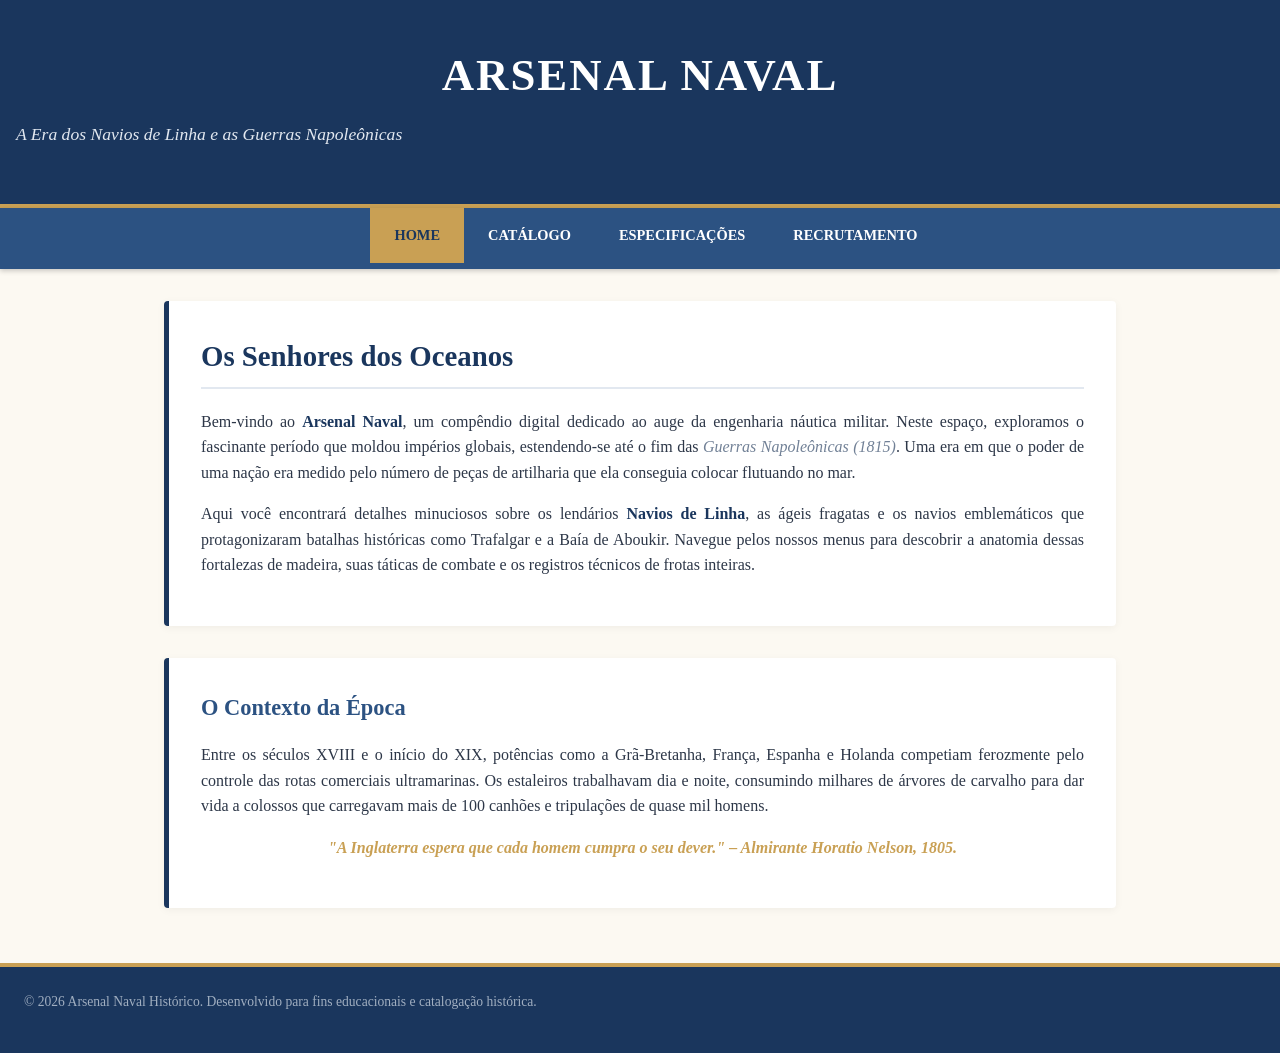
<file: index.html>
<!DOCTYPE html>
<html lang="pt-BR">
<head>
    <meta charset="UTF-8">
    <meta name="viewport" content="width=device-width, initial-scale=1.0">
    <title>Arsenal Naval - Grandes Navios da História</title>
    <!-- Vinculação do CSS Externo Requisitado -->
    <link rel="stylesheet" href="style.css">
</head>
<body>

    <!-- Cabeçalho Principal do Site -->
    <header>
        <h1>Arsenal Naval</h1>
        <p>A Era dos Navios de Linha e as Guerras Napoleônicas</p>
    </header>

    <!-- Menu de Navegação Global -->
    <nav>
        <ul>
            <li><a href="index.html" class="active">Home</a></li>
            <li><a href="conteudo.html">Catálogo</a></li>
            <li><a href="dados.html">Especificações</a></li>
            <li><a href="cadastro.html">Recrutamento</a></li>
        </ul>
    </nav>

    <!-- Conteúdo Principal da Página -->
    <main>
        <section>
            <h2>Os Senhores dos Oceanos</h2>
            <p>
                Bem-vindo ao <strong>Arsenal Naval</strong>, um compêndio digital dedicado ao auge da engenharia náutica militar. 
                Neste espaço, exploramos o fascinante período que moldou impérios globais, estendendo-se até o fim das 
                <em>Guerras Napoleônicas (1815)</em>. Uma era em que o poder de uma nação era medido pelo número de peças de 
                artilharia que ela conseguia colocar flutuando no mar.
            </p>
            <p>
                Aqui você encontrará detalhes minuciosos sobre os lendários <strong>Navios de Linha</strong>, as ágeis fragatas 
                e os navios emblemáticos que protagonizaram batalhas históricas como Trafalgar e a Baía de Aboukir. Navegue 
                pelos nossos menus para descobrir a anatomia dessas fortalezas de madeira, suas táticas de combate e os registros 
                técnicos de frotas inteiras.
            </p>
        </section>

        <!-- Seção de Destaque Histórico -->
        <section class="destaque-home">
            <h3>O Contexto da Época</h3>
            <p>
                Entre os séculos XVIII e o início do XIX, potências como a Grã-Bretanha, França, Espanha e Holanda competiam 
                ferozmente pelo controle das rotas comerciais ultramarinas. Os estaleiros trabalhavam dia e noite, consumindo 
                milhares de árvores de carvalho para dar vida a colossos que carregavam mais de 100 canhões e tripulações de 
                quase mil homens.
            </p>
            <!-- Aplicação de Estilo Inline Exigido pelos Requisitos Técnicos -->
            <p style="color: #c9a054; font-weight: bold; text-align: center; font-style: italic;">
                "A Inglaterra espera que cada homem cumpra o seu dever." – Almirante Horatio Nelson, 1805.
            </p>
        </section>
    </main>

    <!-- Rodapé Semântico -->
    <footer>
        <p>&copy; 2026 Arsenal Naval Histórico. Desenvolvido para fins educacionais e catalogação histórica.</p>
    </footer>

</body>
</html>
</file>
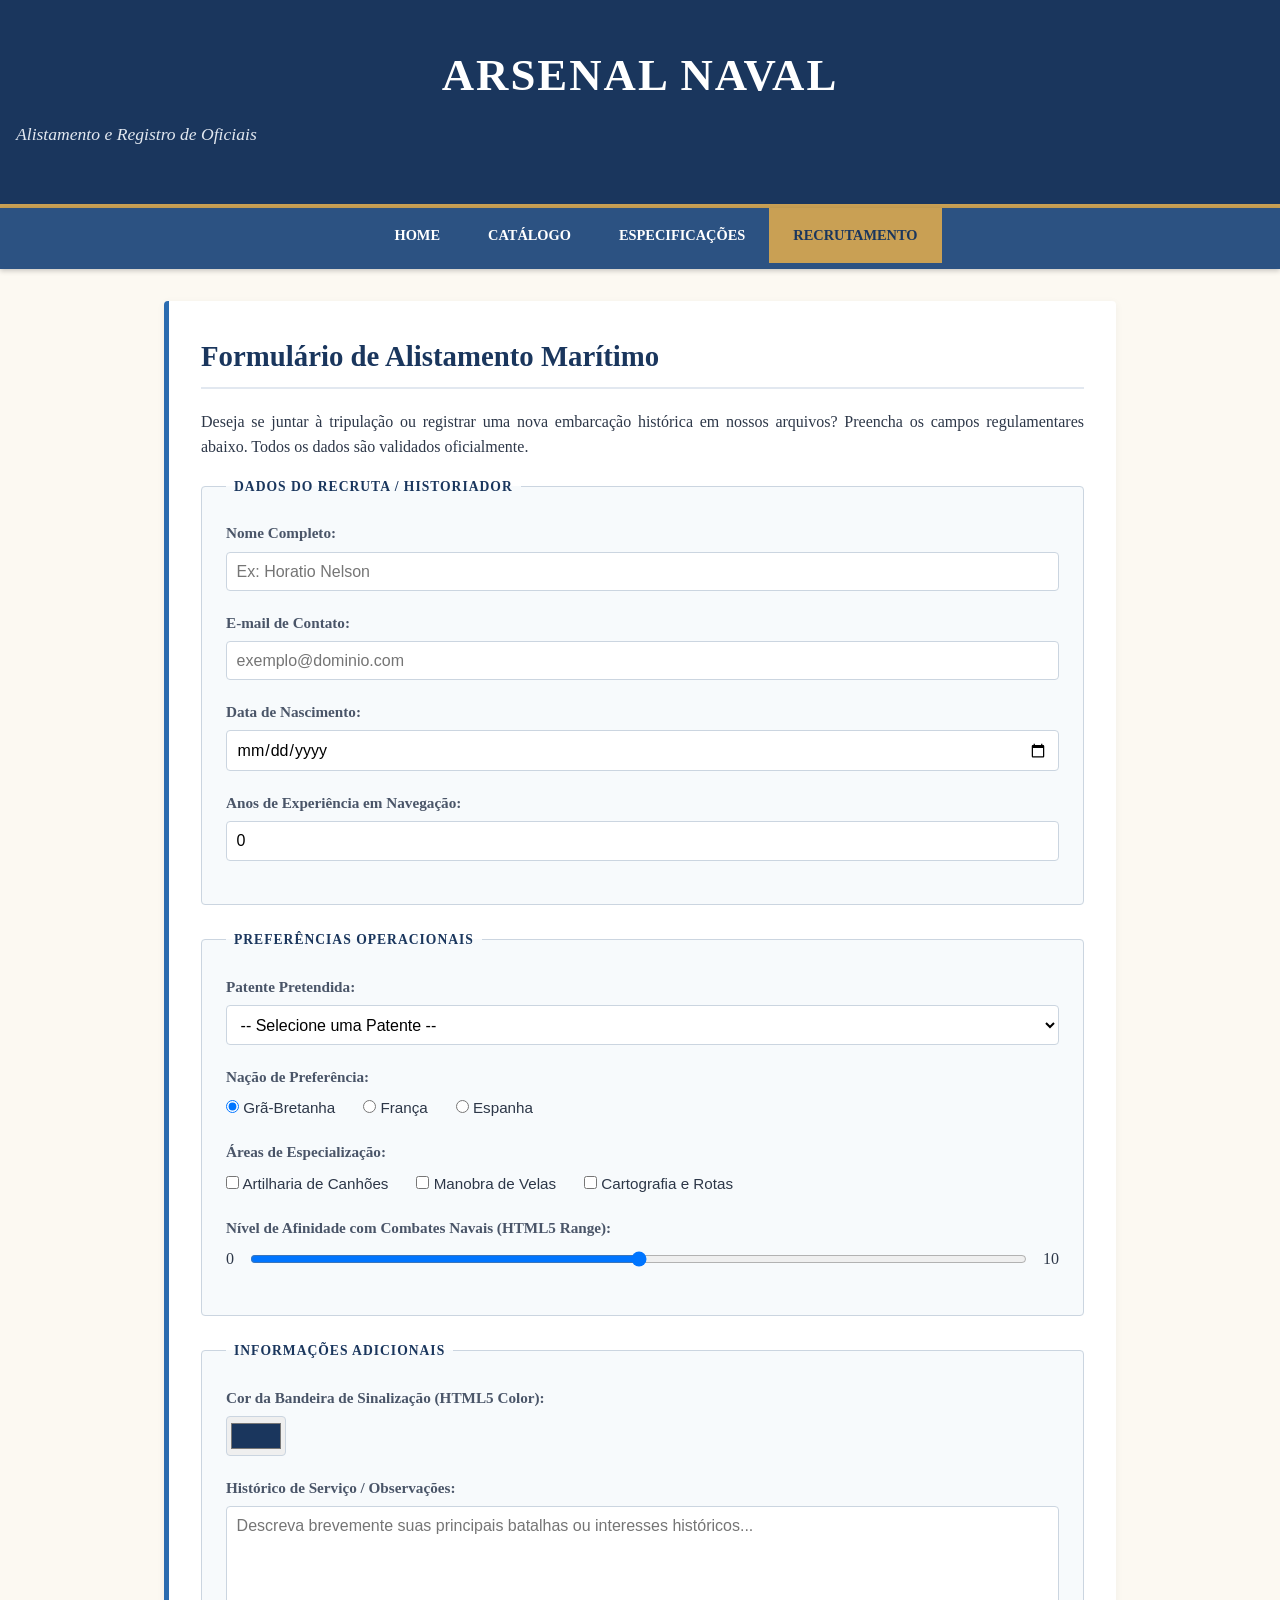
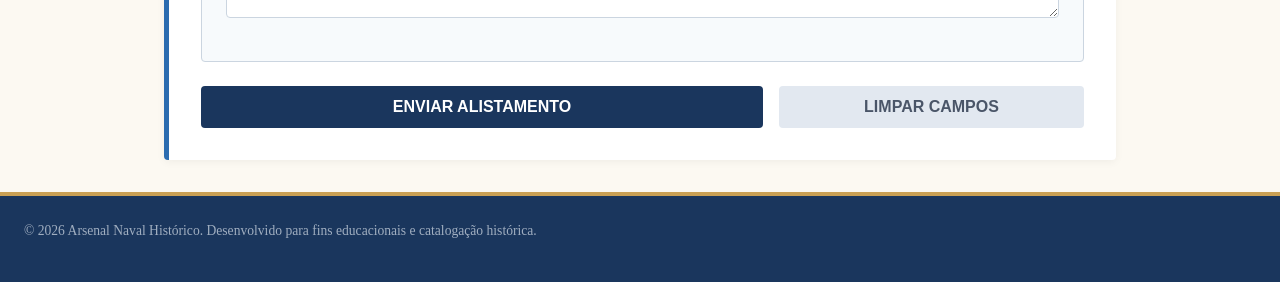
<file: cadastro.html>
<!DOCTYPE html>
<html lang="pt-BR">
<head>
    <meta charset="UTF-8">
    <meta name="viewport" content="width=device-width, initial-scale=1.0">
    <title>Alistamento de Tripulação - Arsenal Naval</title>
    <link rel="stylesheet" href="style.css">
</head>
<body>

    <!-- Cabeçalho Principal -->
    <header>
        <h1>Arsenal Naval</h1>
        <p>Alistamento e Registro de Oficiais</p>
    </header>

    <!-- Menu de Navegação Global -->
    <nav>
        <ul>
            <li><a href="index.html">Home</a></li>
            <li><a href="conteudo.html">Catálogo</a></li>
            <li><a href="dados.html">Especificações</a></li>
            <li><a href="cadastro.html" class="active">Recrutamento</a></li>
        </ul>
    </nav>

    <!-- Conteúdo Principal -->
    <main>
        <section class="formulario-container">
            <h2>Formulário de Alistamento Marítimo</h2>
            <p>
                Deseja se juntar à tripulação ou registrar uma nova embarcação histórica em nossos arquivos? 
                Preencha os campos regulamentares abaixo. Todos os dados são validados oficialmente.
            </p>

            <!-- Formulário com ID para manipulação via JavaScript -->
            <form id="formAlistamento" method="POST" action="#">
                
                <!-- Grupo 1: Dados Pessoais (Inputs Clássicos e HTML5) -->
                <fieldset>
                    <legend>Dados do Recruta / Historiador</legend>
                    
                    <div class="campo">
                        <label for="nome">Nome Completo:</label>
                        <input type="text" id="nome" name="nome" required minlength="3" placeholder="Ex: Horatio Nelson">
                    </div>

                    <div class="campo">
                        <label for="email">E-mail de Contato:</label>
                        <input type="email" id="email" name="email" required placeholder="exemplo@dominio.com">
                    </div>

                    <div class="campo">
                        <label for="nascimento">Data de Nascimento:</label>
                        <input type="date" id="nascimento" name="nascimento" required>
                    </div>

                    <div class="campo">
                        <label for="experiencia">Anos de Experiência em Navegação:</label>
                        <input type="number" id="experiencia" name="experiencia" min="0" max="60" value="0">
                    </div>
                </fieldset>

                <!-- Grupo 2: Preferências de Serviço (Radio, Checkbox, Select e Range) -->
                <fieldset>
                    <legend>Preferências Operacionais</legend>

                    <div class="campo">
                        <label for="patente">Patente Pretendida:</label>
                        <select id="patente" name="patente" required>
                            <option value="">-- Selecione uma Patente --</option>
                            <option value="almirante">Almirante da Frota</option>
                            <option value="capitao">Capitão de Mar e Guerra</option>
                            <option value="tenente">Primeiro-Tenente</option>
                            <option value="marujo">Marujo Combatente</option>
                        </select>
                    </div>

                    <div class="campo-linha">
                        <span class="label-falsa">Nação de Preferência:</span>
                        <label><input type="radio" name="nacao" value="gra-bretanha" checked> Grã-Bretanha</label>
                        <label><input type="radio" name="nacao" value="franca"> França</label>
                        <label><input type="radio" name="nacao" value="espanha"> Espanha</label>
                    </div>

                    <div class="campo-linha">
                        <span class="label-falsa">Áreas de Especialização:</span>
                        <label><input type="checkbox" name="especialidade" value="artilharia"> Artilharia de Canhões</label>
                        <label><input type="checkbox" name="especialidade" value="manobra"> Manobra de Velas</label>
                        <label><input type="checkbox" name="especialidade" value="cartografia"> Cartografia e Rotas</label>
                    </div>

                    <div class="campo">
                        <label for="afinidade">Nível de Afinidade com Combates Navais (HTML5 Range):</label>
                        <div class="range-container">
                            <span>0</span>
                            <input type="range" id="afinidade" name="afinidade" min="0" max="10" value="5">
                            <span>10</span>
                        </div>
                    </div>
                </fieldset>

                <!-- Grupo 3: Mensagem e Arquivos -->
                <fieldset>
                    <legend>Informações Adicionais</legend>

                    <div class="campo">
                        <label for="corNavio">Cor da Bandeira de Sinalização (HTML5 Color):</label>
                        <input type="color" id="corNavio" name="corNavio" value="#1a365d">
                    </div>

                    <div class="campo">
                        <label for="mensagem">Histórico de Serviço / Observações:</label>
                        <textarea id="mensagem" name="mensagem" rows="5" placeholder="Descreva brevemente suas principais batalhas ou interesses históricos..."></textarea>
                    </div>
                </fieldset>

                <!-- Botões de Ação -->
                <div class="botoes-form">
                    <button type="submit" id="btnEnviar">Enviar Alistamento</button>
                    <button type="reset" id="btnLimpar">Limpar Campos</button>
                </div>

            </form>
        </section>
    </main>

    <!-- Rodapé -->
    <footer>
        <p>&copy; 2026 Arsenal Naval Histórico. Desenvolvido para fins educacionais e catalogação histórica.</p>
    </footer>

    <!-- Vinculação do JavaScript Externo Requisitado -->
    <script src="script.js"></script>
</body>
</html>
</file>
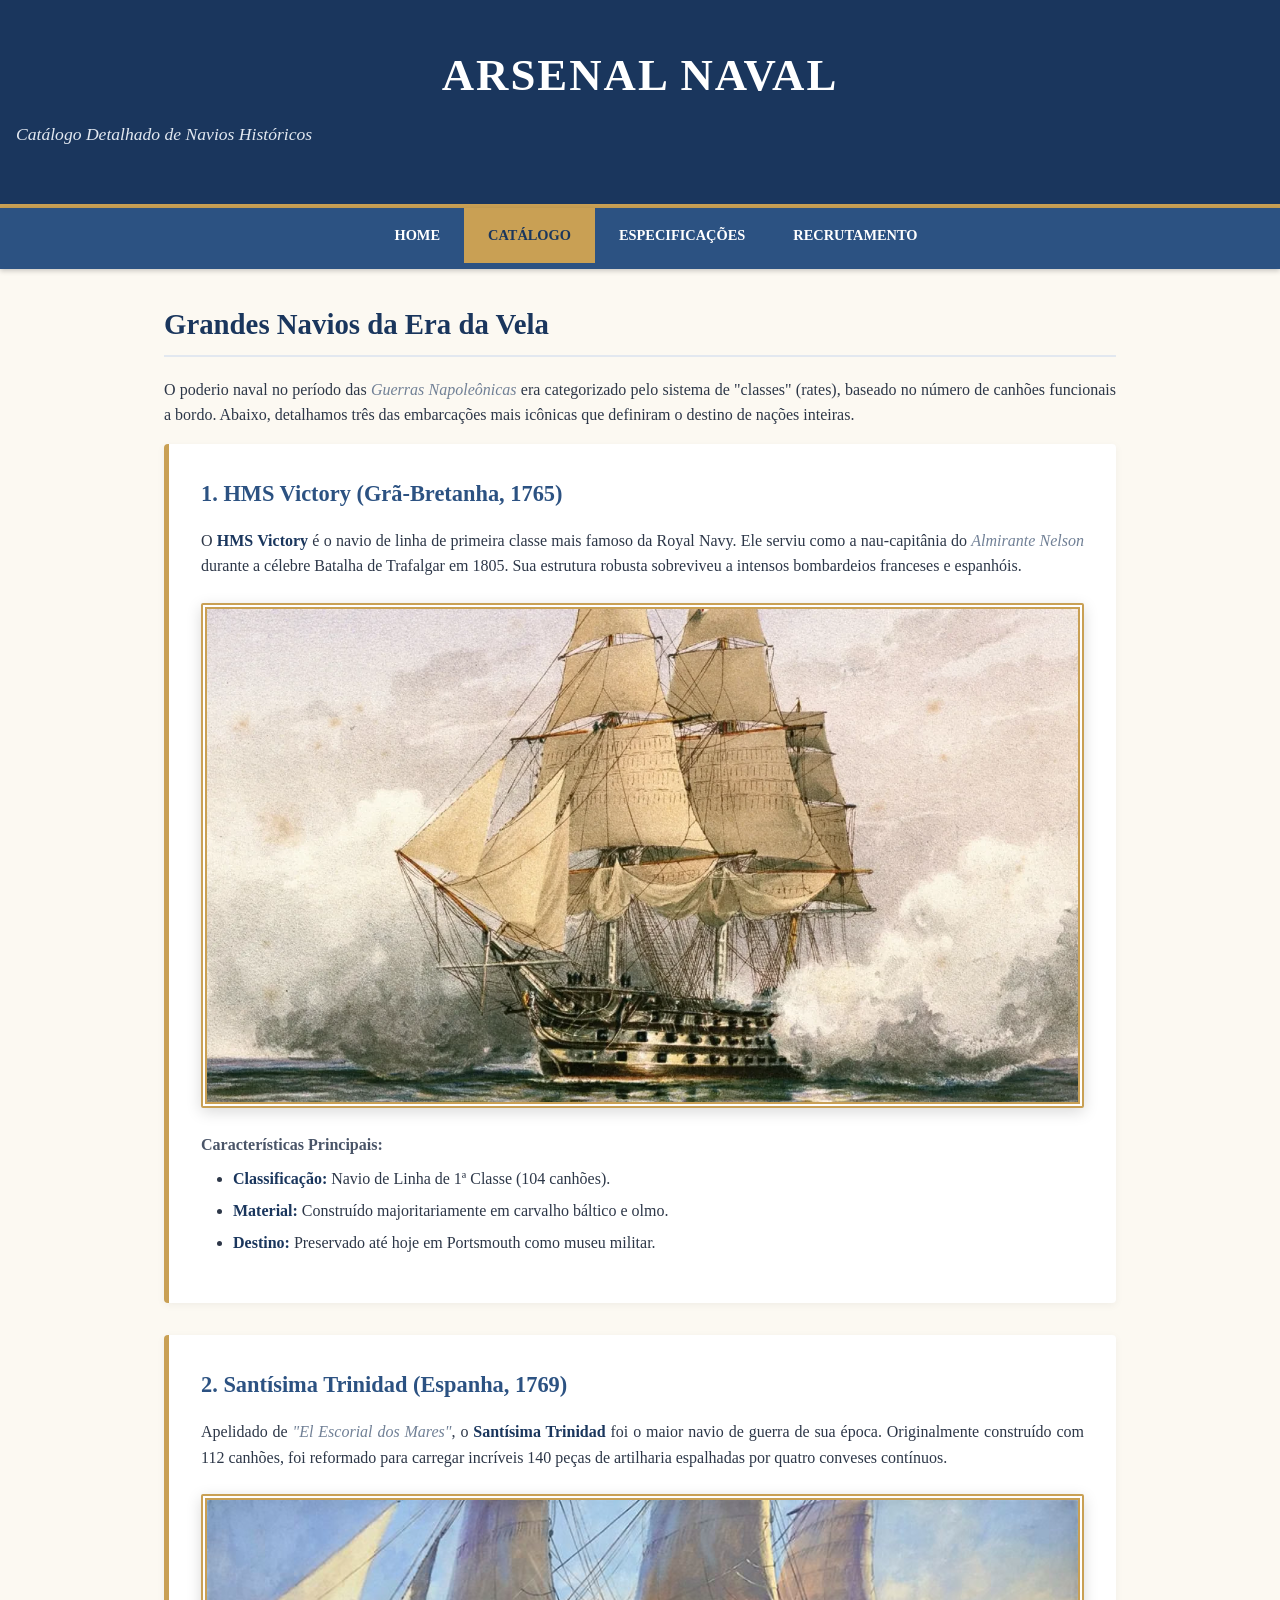
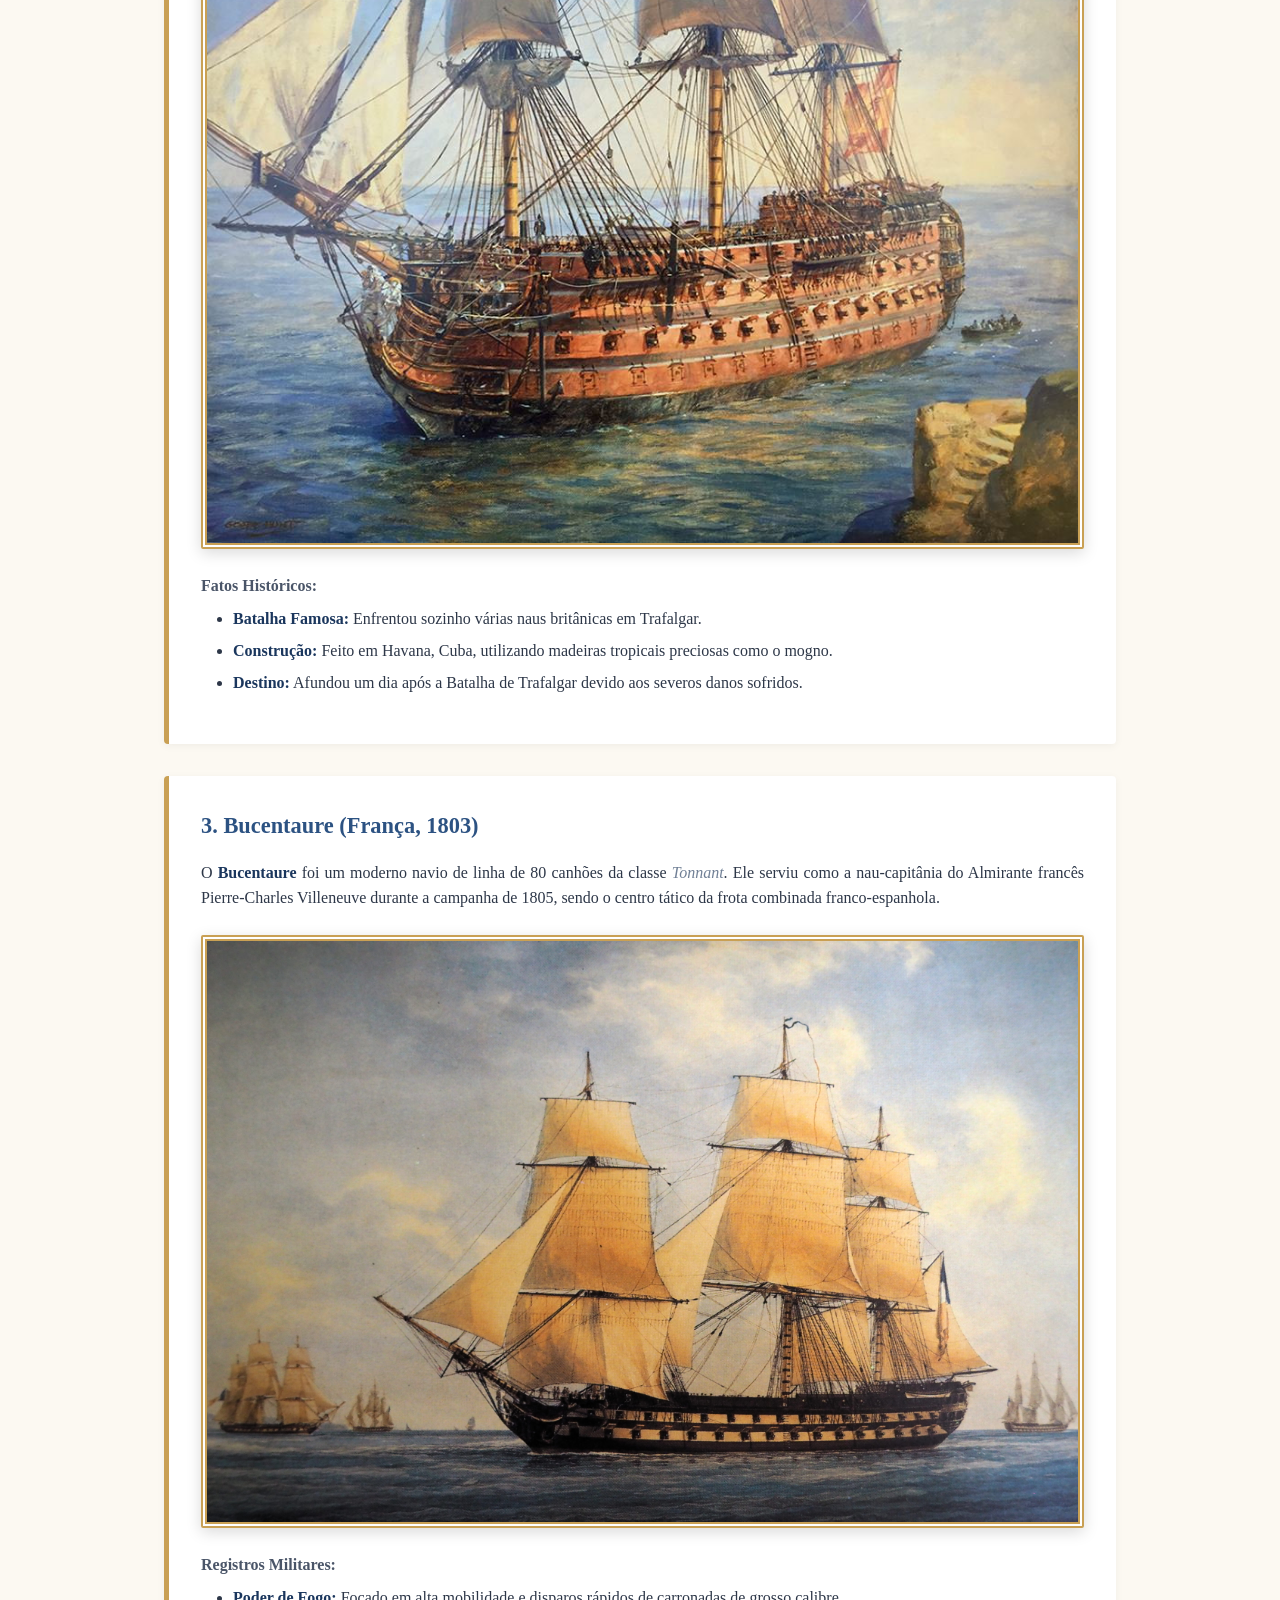
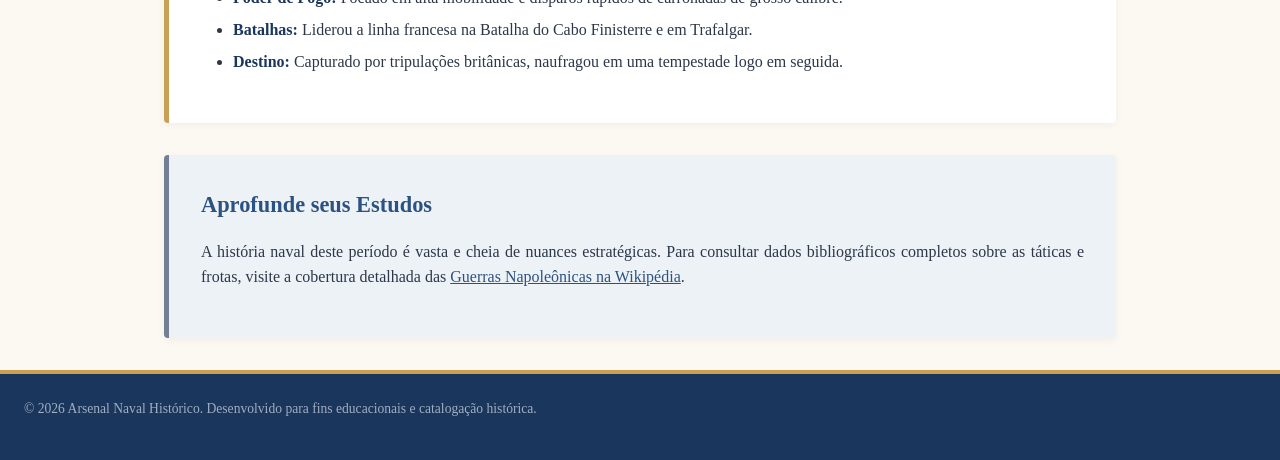
<file: conteudo.html>
<!DOCTYPE html>
<html lang="pt-BR">
<head>
    <meta charset="UTF-8">
    <meta name="viewport" content="width=device-width, initial-scale=1.0">
    <title>Catálogo Histórico - Arsenal Naval</title>
    <link rel="stylesheet" href="style.css">
</head>
<body>

    <!-- Cabeçalho Principal -->
    <header>
        <h1>Arsenal Naval</h1>
        <p>Catálogo Detalhado de Navios Históricos</p>
    </header>

    <!-- Menu de Navegação Global -->
    <nav>
        <ul>
            <li><a href="index.html">Home</a></li>
            <li><a href="conteudo.html" class="active">Catálogo</a></li>
            <li><a href="dados.html">Especificações</a></li>
            <li><a href="cadastro.html">Recrutamento</a></li>
        </ul>
    </nav>

    <!-- Conteúdo Principal -->
    <main>
        <article>
            <h2>Grandes Navios da Era da Vela</h2>
            <p>
                O poderio naval no período das <em>Guerras Napoleônicas</em> era categorizado pelo sistema de "classes" (rates), 
                baseado no número de canhões funcionais a bordo. Abaixo, detalhamos três das embarcações mais icônicas que 
                definiram o destino de nações inteiras.
            </p>

            <!-- Navio 1 -->
            <section class="navio-card">
                <h3>1. HMS Victory (Grã-Bretanha, 1765)</h3>
                <p>
                    O <strong>HMS Victory</strong> é o navio de linha de primeira classe mais famoso da Royal Navy. Ele serviu como 
                    a nau-capitânia do <em>Almirante Nelson</em> durante a célebre Batalha de Trafalgar em 1805. Sua estrutura robusta 
                    sobreviveu a intensos bombardeios franceses e espanhóis.
                </p>
                <!-- Imagem 1 -->
                <img src="imagens/hms-victory.jpg" alt="Pintura a óleo do navio britânico HMS Victory navegando em mar aberto com todas as velas içadas" class="img-catalogo">
                
                <h4>Características Principais:</h4>
                <ul>
                    <li><strong>Classificação:</strong> Navio de Linha de 1ª Classe (104 canhões).</li>
                    <li><strong>Material:</strong> Construído majoritariamente em carvalho báltico e olmo.</li>
                    <li><strong>Destino:</strong> Preservado até hoje em Portsmouth como museu militar.</li>
                </ul>
            </section>

            <!-- Navio 2 -->
            <section class="navio-card">
                <h3>2. Santísima Trinidad (Espanha, 1769)</h3>
                <p>
                    Apelidado de <em>"El Escorial dos Mares"</em>, o <strong>Santísima Trinidad</strong> foi o maior navio de guerra de sua 
                    época. Originalmente construído com 112 canhões, foi reformado para carregar incríveis 140 peças de artilharia espalhadas 
                    por quatro conveses contínuos.
                </p>
                <!-- Imagem 2 -->
                <img src="imagens/santisima-trinidad.jpg" alt="Modelo tridimensional detalhado do navio espanhol Santísima Trinidad mostrando seus quatro conveses cheios de canhões" class="img-catalogo">
                
                <h4>Fatos Históricos:</h4>
                <ul>
                    <li><strong>Batalha Famosa:</strong> Enfrentou sozinho várias naus britânicas em Trafalgar.</li>
                    <li><strong>Construção:</strong> Feito em Havana, Cuba, utilizando madeiras tropicais preciosas como o mogno.</li>
                    <li><strong>Destino:</strong> Afundou um dia após a Batalha de Trafalgar devido aos severos danos sofridos.</li>
                </ul>
            </section>

            <!-- Navio 3 -->
            <section class="navio-card">
                <h3>3. Bucentaure (França, 1803)</h3>
                <p>
                    O <strong>Bucentaure</strong> foi um moderno navio de linha de 80 canhões da classe <em>Tonnant</em>. Ele serviu como a 
                    nau-capitânia do Almirante francês Pierre-Charles Villeneuve durante a campanha de 1805, sendo o centro tático da 
                    frota combinada franco-espanhola.
                </p>
                <!-- Imagem 3 -->
                <img src="imagens/bucentaure.jpg" alt="Desenho técnico colorido do navio francês Bucentaure exibindo a bandeira imperial napoleônica" class="img-catalogo">
                
                <h4>Registros Militares:</h4>
                <ul>
                    <li><strong>Poder de Fogo:</strong> Focado em alta mobilidade e disparos rápidos de carronadas de grosso calibre.</li>
                    <li><strong>Batalhas:</strong> Liderou a linha francesa na Batalha do Cabo Finisterre e em Trafalgar.</li>
                    <li><strong>Destino:</strong> Capturado por tripulações britânicas, naufragou em uma tempestade logo em seguida.</li>
                </ul>
            </section>

            <!-- Link Externo Requisitado -->
            <section class="referencias">
                <h3>Aprofunde seus Estudos</h3>
                <p>
                    A história naval deste período é vasta e cheia de nuances estratégicas. Para consultar dados bibliográficos completos 
                    sobre as táticas e frotas, visite a cobertura detalhada das 
                    <a href="https://wikipedia.org" target="_blank" rel="noopener noreferrer">Guerras Napoleônicas na Wikipédia</a>.
                </p>
            </section>
        </article>
    </main>

    <!-- Rodapé -->
    <footer>
        <p>&copy; 2026 Arsenal Naval Histórico. Desenvolvido para fins educacionais e catalogação histórica.</p>
    </footer>

</body>
</html>
</file>
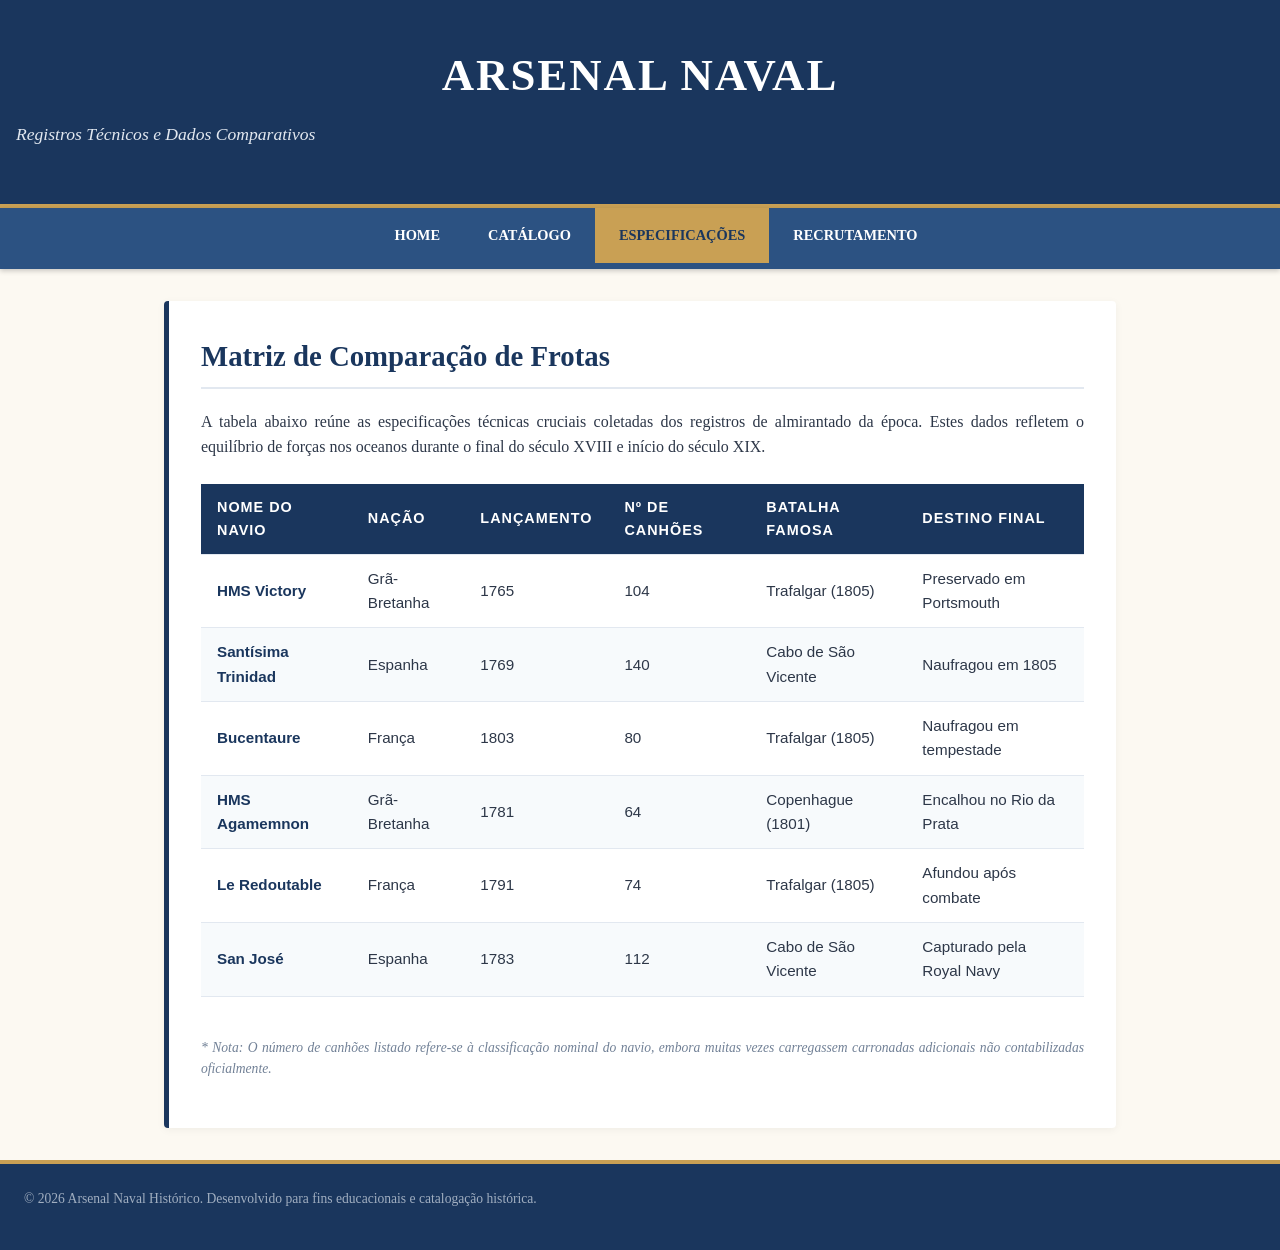
<file: dados.html>
<!DOCTYPE html>
<html lang="pt-BR">
<head>
    <meta charset="UTF-8">
    <meta name="viewport" content="width=device-width, initial-scale=1.0">
    <title>Especificações Técnicas - Arsenal Naval</title>
    <link rel="stylesheet" href="style.css">
    
    <!-- Estilização Interna Requisitada pelos Requisitos Técnicos VI -->
    <style>
        /* Estilo específico para destacar o cabeçalho desta tabela */
        .tabela-navios th {
            background-color: #1a365d;
            color: #ffffff;
            text-transform: uppercase;
            font-size: 0.9rem;
            letter-spacing: 1px;
        }
        /* Efeito visual de linhas alternadas para melhorar a leitura */
        .tabela-navios tr:nth-child(even) {
            background-color: #f7fafc;
        }
    </style>
</head>
<body>

    <!-- Cabeçalho Principal -->
    <header>
        <h1>Arsenal Naval</h1>
        <p>Registros Técnicos e Dados Comparativos</p>
    </header>

    <!-- Menu de Navegação Global -->
    <nav>
        <ul>
            <li><a href="index.html">Home</a></li>
            <li><a href="conteudo.html">Catálogo</a></li>
            <li><a href="dados.html" class="active">Especificações</a></li>
            <li><a href="cadastro.html">Recrutamento</a></li>
        </ul>
    </nav>

    <!-- Conteúdo Principal -->
    <main>
        <section>
            <h2>Matriz de Comparação de Frotas</h2>
            <p>
                A tabela abaixo reúne as especificações técnicas cruciais coletadas dos registros de almirantado da época. 
                Estes dados refletem o equilíbrio de forças nos oceanos durante o final do século XVIII e início do século XIX.
            </p>

            <!-- Tabela Estruturada de Informações -->
            <div class="tabela-container">
                <table class="tabela-navios">
                    <thead>
                        <tr>
                            <th>Nome do Navio</th>
                            <th>Nação</th>
                            <th>Lançamento</th>
                            <th>Nº de Canhões</th>
                            <th>Batalha Famosa</th>
                            <th>Destino Final</th>
                        </tr>
                    </thead>
                    <tbody>
                        <tr>
                            <td><strong>HMS Victory</strong></td>
                            <td>Grã-Bretanha</td>
                            <td>1765</td>
                            <td>104</td>
                            <td>Trafalgar (1805)</td>
                            <td>Preservado em Portsmouth</td>
                        </tr>
                        <tr>
                            <td><strong>Santísima Trinidad</strong></td>
                            <td>Espanha</td>
                            <td>1769</td>
                            <td>140</td>
                            <td>Cabo de São Vicente</td>
                            <td>Naufragou em 1805</td>
                        </tr>
                        <tr>
                            <td><strong>Bucentaure</strong></td>
                            <td>França</td>
                            <td>1803</td>
                            <td>80</td>
                            <td>Trafalgar (1805)</td>
                            <td>Naufragou em tempestade</td>
                        </tr>
                        <tr>
                            <td><strong>HMS Agamemnon</strong></td>
                            <td>Grã-Bretanha</td>
                            <td>1781</td>
                            <td>64</td>
                            <td>Copenhague (1801)</td>
                            <td>Encalhou no Rio da Prata</td>
                        </tr>
                        <tr>
                            <td><strong>Le Redoutable</strong></td>
                            <td>França</td>
                            <td>1791</td>
                            <td>74</td>
                            <td>Trafalgar (1805)</td>
                            <td>Afundou após combate</td>
                        </tr>
                        <tr>
                            <td><strong>San José</strong></td>
                            <td>Espanha</td>
                            <td>1783</td>
                            <td>112</td>
                            <td>Cabo de São Vicente</td>
                            <td>Capturado pela Royal Navy</td>
                        </tr>
                    </tbody>
                </table>
            </div>
            
            <p class="nota-tabela">
                * Nota: O número de canhões listado refere-se à classificação nominal do navio, embora muitas vezes carregassem carronadas adicionais não contabilizadas oficialmente.
            </p>
        </section>
    </main>

    <!-- Rodapé -->
    <footer>
        <p>&copy; 2026 Arsenal Naval Histórico. Desenvolvido para fins educacionais e catalogação histórica.</p>
    </footer>

</body>
</html>
</file>
<file: style.css>
/* ==========================================================================
   ESTILOS GLOBAIS E CONFIGURAÇÕES DE FONTE (Requisito VI - Externo)
   ========================================================================== */
* {
    margin: 0;
    padding: 0;
    box-sizing: border-box;
}

body {
    font-family: 'Georgia', 'Times New Roman', serif;
    line-height: 1.6;
    background-color: #fcf9f2; /* Tom de papel antigo/pergaminho leve */
    color: #2d3748;
}

/* Cabeçalho Principal */
header {
    background-color: #1a365d; /* Azul Marinho Profundo */
    color: #ffffff;
    text-align: center;
    padding: 2.5rem 1rem;
    border-bottom: 4px solid #c9a054; /* Dourado Naval */
}

header h1 {
    font-size: 2.8rem;
    letter-spacing: 2px;
    margin-bottom: 0.5rem;
    text-transform: uppercase;
}

header p {
    font-style: italic;
    color: #e2e8f0;
    font-size: 1.1rem;
}

/* ==========================================================================
   MENU DE NAVEGAÇÃO GLOBAL
   ========================================================================== */
nav {
    background-color: #2c5282;
    position: sticky;
    top: 0;
    z-index: 1000;
    box-shadow: 0 2px 5px rgba(0,0,0,0.2);
}

nav ul {
    list-style: none;
    display: flex;
    justify-content: center;
    flex-wrap: wrap;
}

nav ul li a {
    display: block;
    color: #ffffff;
    text-decoration: none;
    padding: 1rem 1.5rem;
    font-weight: bold;
    text-transform: uppercase;
    font-size: 0.9rem;
    transition: background-color 0.3s, color 0.3s;
}

nav ul li a:hover, 
nav ul li a.active {
    background-color: #c9a054;
    color: #1a365d;
}

/* ==========================================================================
   LAYOUT DO CONTEÚDO PRINCIPAL (MAIN)
   ========================================================================== */
main {
    max-width: 1000px;
    margin: 2rem auto;
    padding: 0 1.5rem;
    min-height: 70vh;
}

section {
    background-color: #ffffff;
    padding: 2rem;
    margin-bottom: 2rem;
    border-radius: 4px;
    box-shadow: 0 2px 8px rgba(0,0,0,0.05);
    border-left: 5px solid #1a365d;
}

h2 {
    color: #1a365d;
    margin-bottom: 1.2rem;
    border-bottom: 2px solid #e2e8f0;
    padding-bottom: 0.5rem;
    font-size: 1.8rem;
}

h3 {
    color: #2c5282;
    margin-bottom: 1rem;
    font-size: 1.4rem;
}

h4 {
    color: #4a5568;
    margin-top: 1rem;
    margin-bottom: 0.5rem;
}

p {
    margin-bottom: 1rem;
    text-align: justify;
}

/* Destaques de texto */
strong {
    color: #1a365d;
}

em {
    color: #718096;
}

/* Listas Ordenadas e Não Ordenadas */
ul, ol {
    margin-left: 2rem;
    margin-bottom: 1rem;
}

li {
    margin-bottom: 0.4rem;
}

/* Links em geral */
a {
    color: #2c5282;
    transition: color 0.2s;
}

a:hover {
    color: #c9a054;
}

/* ==========================================================================
   ESTILIZAÇÃO DO CATÁLOGO (conteudo.html) e IMAGENS
   ========================================================================== */
.navio-card {
    border-left: 5px solid #c9a054;
}

.img-catalogo {
    display: block;
    max-width: 100%;
    height: auto;
    margin: 1.5rem auto;
    border: 6px double #c9a054;
    box-shadow: 0 4px 15px rgba(0,0,0,0.15);
    border-radius: 2px;
}

.referencias {
    background-color: #edf2f7;
    border-left: 5px solid #718096;
}

/* ==========================================================================
   ESTILIZAÇÃO DE TABELAS (dados.html)
   ========================================================================== */
.tabela-container {
    overflow-x: auto;
    margin: 1.5rem 0;
}

.tabela-navios {
    width: 100%;
    border-collapse: collapse;
    margin-bottom: 1rem;
    font-family: Arial, sans-serif; /* Mudança sutil de fonte para dados */
}

.tabela-navios th, 
.tabela-navios td {
    padding: 0.75rem 1rem;
    text-align: left;
    border-bottom: 1px solid #e2e8f0;
}

.tabela-navios td {
    font-size: 0.95rem;
}

.nota-tabela {
    font-size: 0.85rem;
    color: #718096;
    font-style: italic;
}

/* ==========================================================================
   ESTILIZAÇÃO DO FORMULÁRIO (cadastro.html)
   ========================================================================== */
.formulario-container {
    border-left: 5px solid #2b6cb0;
}

fieldset {
    border: 1px solid #cbd5e0;
    padding: 1.5rem;
    margin-bottom: 1.5rem;
    border-radius: 4px;
    background-color: #f7fafc;
}

legend {
    font-weight: bold;
    color: #1a365d;
    padding: 0 0.5rem;
    text-transform: uppercase;
    font-size: 0.85rem;
    letter-spacing: 1px;
}

.campo {
    margin-bottom: 1.2rem;
    display: flex;
    flex-direction: column;
}

.campo label {
    margin-bottom: 0.4rem;
    font-weight: bold;
    color: #4a5568;
    font-size: 0.95rem;
}

.campo input[type="text"],
.campo input[type="email"],
.campo input[type="date"],
.campo input[type="number"],
.campo select,
.campo textarea {
    padding: 0.6rem;
    border: 1px solid #cbd5e0;
    border-radius: 4px;
    font-family: sans-serif;
    font-size: 1rem;
    background-color: #ffffff;
}

.campo input:focus,
.campo select:focus,
.campo textarea:focus {
    outline: none;
    border-color: #2c5282;
    box-shadow: 0 0 0 3px rgba(44, 82, 130, 0.2);
}

.campo-linha {
    margin-bottom: 1.2rem;
}

.campo-linha .label-falsa {
    display: block;
    font-weight: bold;
    color: #4a5568;
    margin-bottom: 0.4rem;
    font-size: 0.95rem;
}

.campo-linha label {
    margin-right: 1.5rem;
    cursor: pointer;
    font-family: sans-serif;
    font-size: 0.95rem;
}

.range-container {
    display: flex;
    align-items: center;
    gap: 1rem;
}

.range-container input {
    flex: 1;
}

.campo input[type="color"] {
    width: 60px;
    height: 40px;
    padding: 2px;
    cursor: pointer;
    border: 1px solid #cbd5e0;
    border-radius: 4px;
}

/* Botões do Formulário */
.botoes-form {
    display: flex;
    gap: 1rem;
    margin-top: 1rem;
}

.botoes-form button {
    padding: 0.75rem 1.5rem;
    font-size: 1rem;
    font-weight: bold;
    border: none;
    border-radius: 4px;
    cursor: pointer;
    transition: background-color 0.2s;
    text-transform: uppercase;
}

#btnEnviar {
    background-color: #1a365d;
    color: #ffffff;
    flex: 2;
}

#btnEnviar:hover {
    background-color: #2c5282;
}

#btnLimpar {
    background-color: #e2e8f0;
    color: #4a5568;
    flex: 1;
}

#btnLimpar:hover {
    background-color: #cbd5e0;
}

/* ==========================================================================
   RODAPÉ SEMÂNTICO
   ========================================================================== */
footer {
    background-color: #1a365d;
    color: #a0aec0;
    text-align: center;
    padding: 1.5rem;
    font-size: 0.85rem;
    border-top: 4px solid #c9a054;
}
</file>
